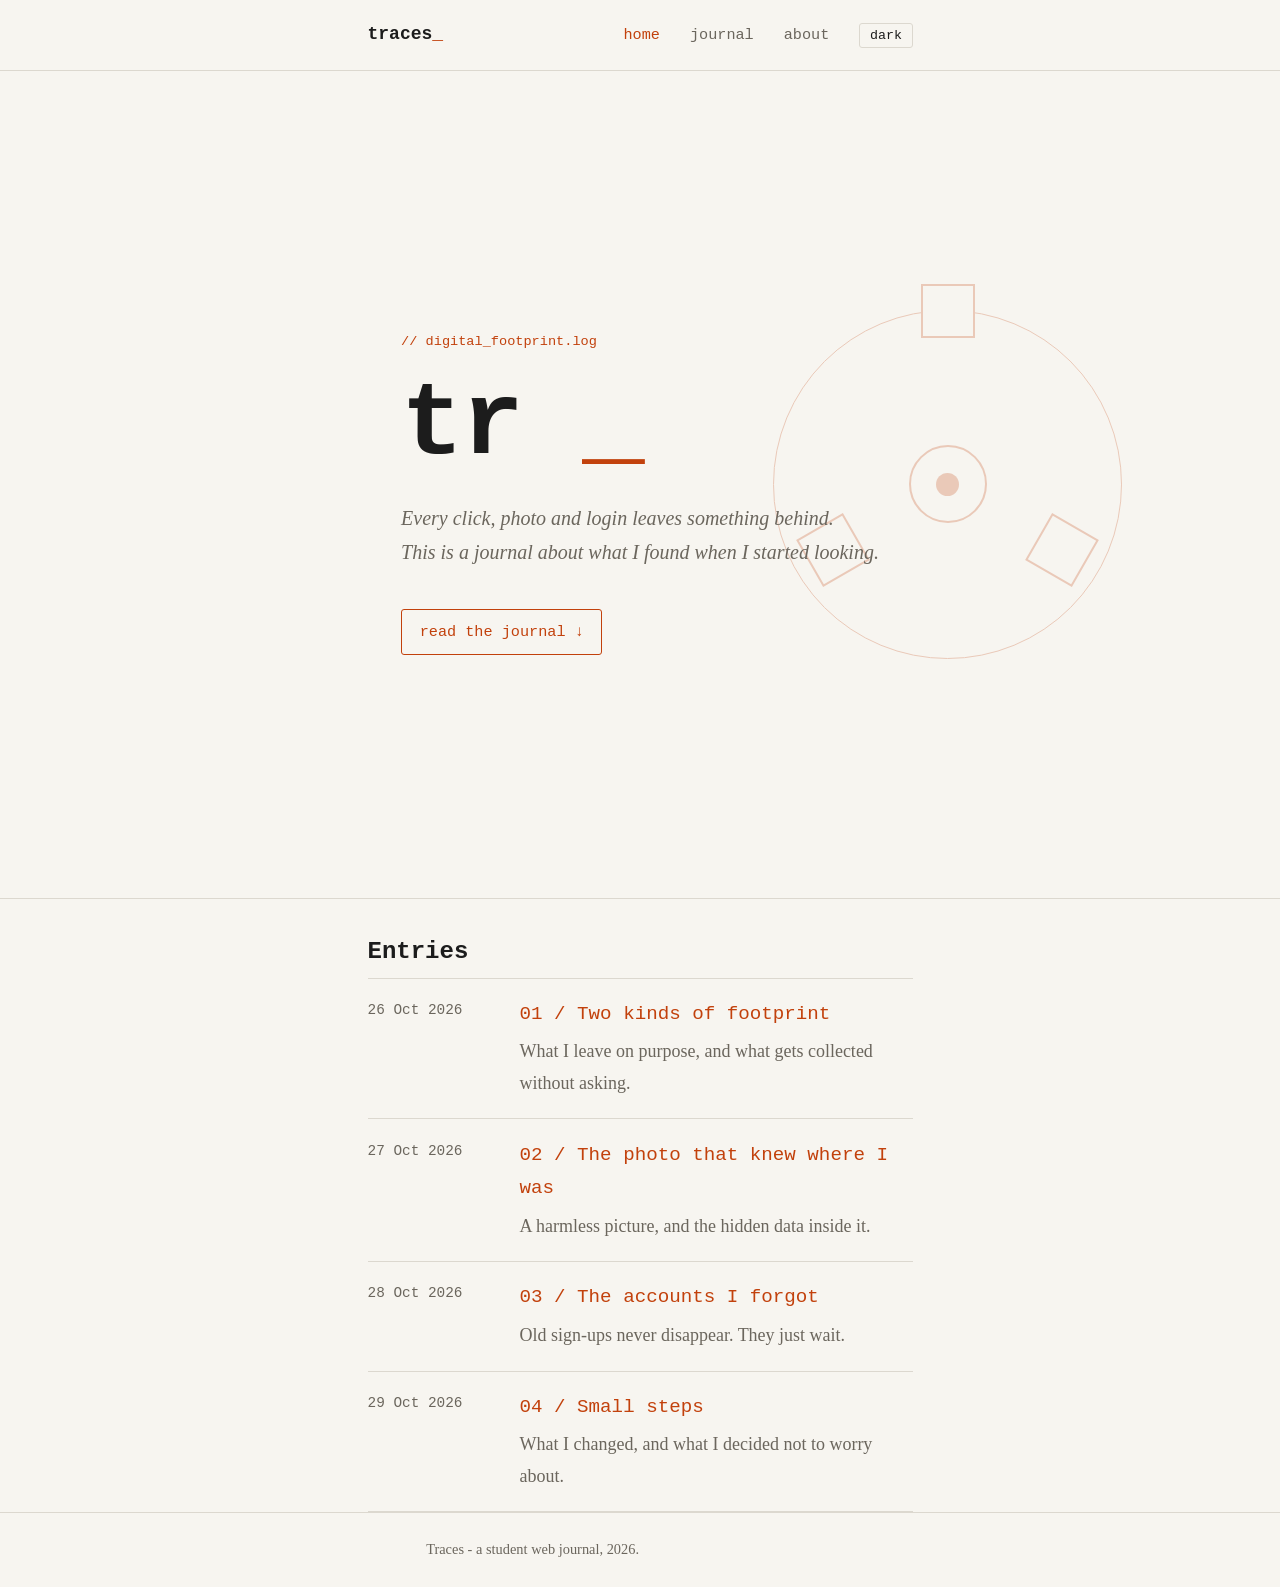
<file: index.html>
<!DOCTYPE html>
<html lang="en">
<head>
  <meta charset="UTF-8">
  <meta name="viewport" content="width=device-width, initial-scale=1">
  <meta name="description" content="Traces: a student web journal about my digital footprint.">
  <title>Traces - a journal about my digital footprint</title>
  <link rel="stylesheet" href="css/style.css">
</head>
<body>
  <a class="skip" href="#main">Skip to content</a>
  <div id="progress" aria-hidden="true"></div>

  <header>
    <div class="column">
      <a class="logo" href="index.html">traces<span aria-hidden="true">_</span></a>
      <nav aria-label="Main">
        <a href="index.html" class="active" aria-current="page">home</a>
        <a href="pages/journal.html">journal</a>
        <a href="pages/about.html">about</a>
        <button id="theme-toggle" type="button" aria-label="Toggle dark mode">dark</button>
      </nav>
    </div>
  </header>

  <section class="hero" aria-label="Site introduction">
    <div class="hero-inner">
      <p class="hero-label" aria-hidden="true">// digital_footprint.log</p>
      <h1 class="hero-title" aria-label="Traces">
        <span class="typewriter" aria-hidden="true"></span>
        <span class="cursor" aria-hidden="true">_</span>
      </h1>
      <p class="hero-sub">
        Every click, photo and login leaves something behind.<br>
        This is a journal about what I found when I started looking.
      </p>
      <a class="hero-cta" href="#entries">read the journal ↓</a>
    </div>
    <div class="hero-orbit" aria-hidden="true">
      <div class="orbit-track">
        <span class="orbit-square"></span>
        <span class="orbit-square"></span>
        <span class="orbit-square"></span>
      </div>
      <span class="orbit-core"></span>
    </div>
  </section>

  <main id="main" class="column">
    <h2 id="entries">Entries</h2>
    <ul class="entry-list">
      <li>
        <time datetime="2026-10-26">26 Oct 2026</time>
        <a class="title" href="pages/journal.html#entry-1">01 / Two kinds of footprint</a>
        <p>What I leave on purpose, and what gets collected without asking.</p>
      </li>
      <li>
        <time datetime="2026-10-27">27 Oct 2026</time>
        <a class="title" href="pages/journal.html#entry-2">02 / The photo that knew where I was</a>
        <p>A harmless picture, and the hidden data inside it.</p>
      </li>
      <li>
        <time datetime="2026-10-28">28 Oct 2026</time>
        <a class="title" href="pages/journal.html#entry-3">03 / The accounts I forgot</a>
        <p>Old sign-ups never disappear. They just wait.</p>
      </li>
      <li>
        <time datetime="2026-10-29">29 Oct 2026</time>
        <a class="title" href="pages/journal.html#entry-4">04 / Small steps</a>
        <p>What I changed, and what I decided not to worry about.</p>
      </li>
    </ul>
  </main>

  <footer>
    <div class="column">Traces - a student web journal, 2026.</div>
  </footer>

  <script src="js/script.js"></script>
</body>
</html>
</file>
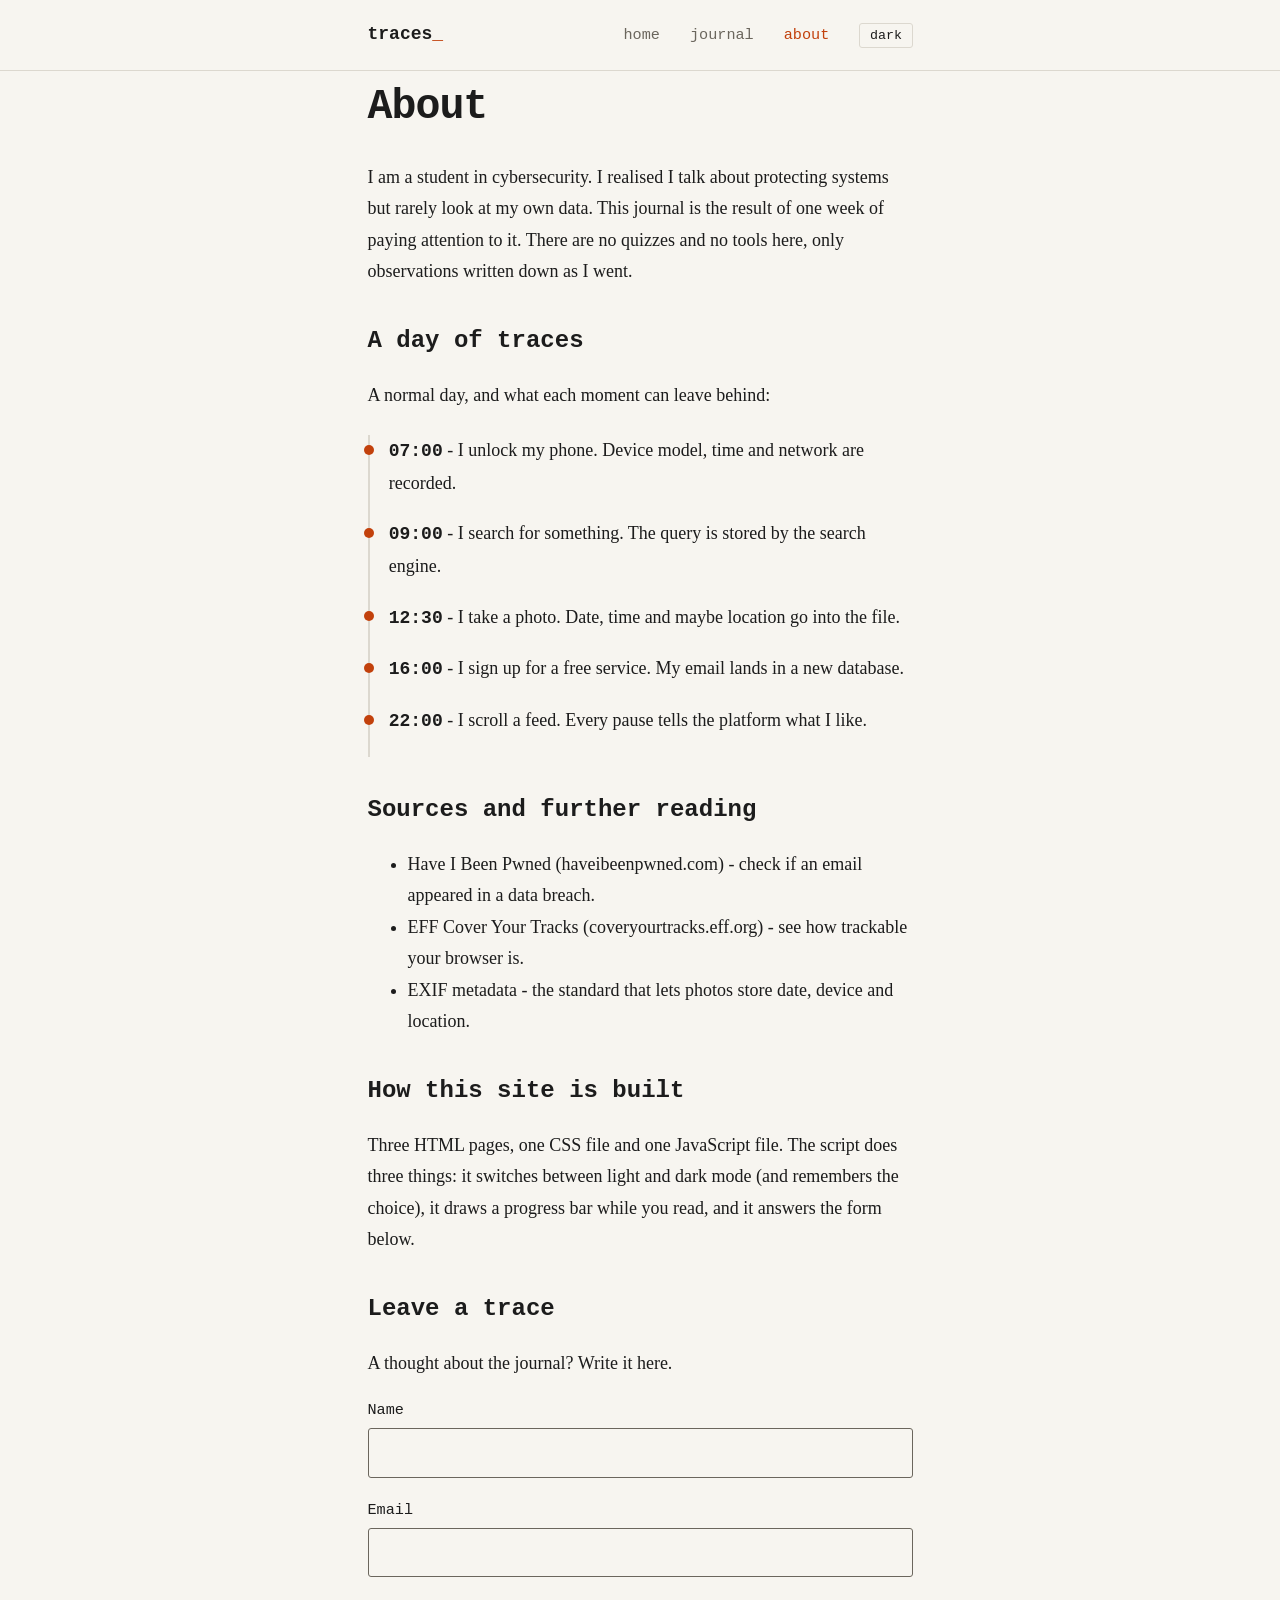
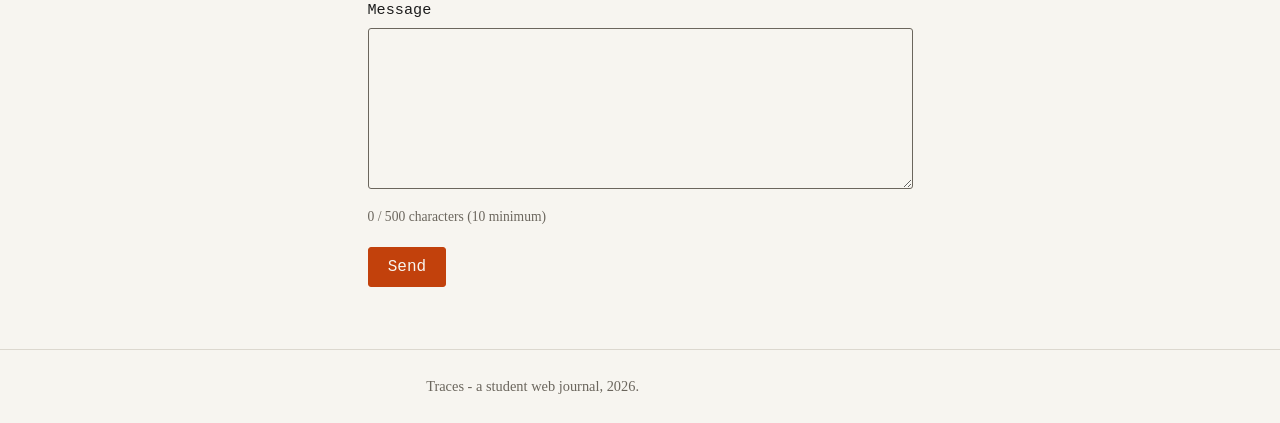
<file: pages/about.html>
<!DOCTYPE html>
<html lang="en">
<head>
  <meta charset="UTF-8">
  <meta name="viewport" content="width=device-width, initial-scale=1">
  <meta name="description" content="Why I wrote Traces, a day of traces, sources, and a contact form.">
  <title>About - Traces</title>
  <link rel="stylesheet" href="../css/style.css">
</head>
<body>
  <a class="skip" href="#main">Skip to content</a>
  <div id="progress" aria-hidden="true"></div>

  <header>
    <div class="column">
      <a class="logo" href="../index.html">traces<span aria-hidden="true">_</span></a>
      <nav aria-label="Main">
        <a href="../index.html">home</a>
        <a href="journal.html">journal</a>
        <a href="about.html" class="active" aria-current="page">about</a>
        <button id="theme-toggle" type="button" aria-label="Toggle dark mode">dark</button>
      </nav>
    </div>
  </header>

  <main id="main" class="column">
    <h1>About</h1>

    <p>
      I am a student in cybersecurity. I realised I talk about protecting
      systems but rarely look at my own data. This journal is the result of
      one week of paying attention to it. There are no quizzes and no tools here,
      only observations written down as I went.
    </p>

    <h2>A day of traces</h2>
    <p>A normal day, and what each moment can leave behind:</p>

    <ul class="timeline">
      <li><strong>07:00</strong> - I unlock my phone. Device model, time and network are recorded.</li>
      <li><strong>09:00</strong> - I search for something. The query is stored by the search engine.</li>
      <li><strong>12:30</strong> - I take a photo. Date, time and maybe location go into the file.</li>
      <li><strong>16:00</strong> - I sign up for a free service. My email lands in a new database.</li>
      <li><strong>22:00</strong> - I scroll a feed. Every pause tells the platform what I like.</li>
    </ul>

    <h2>Sources and further reading</h2>
    <ul>
      <li>Have I Been Pwned (haveibeenpwned.com) - check if an email appeared in a data breach.</li>
      <li>EFF Cover Your Tracks (coveryourtracks.eff.org) - see how trackable your browser is.</li>
      <li>EXIF metadata - the standard that lets photos store date, device and location.</li>
    </ul>

    <h2>How this site is built</h2>
    <p>
      Three HTML pages, one CSS file and one JavaScript file. The script does
      three things: it switches between light and dark mode (and remembers the choice),
      it draws a progress bar while you read, and it answers the form below.
    </p>

    <h2 id="contact-title">Leave a trace</h2>
    <p>A thought about the journal? Write it here.</p>

    <form id="contact-form" aria-labelledby="contact-title">
      <div class="field">
        <label for="name">Name</label>
        <input id="name" name="name" type="text" required minlength="2" maxlength="40" autocomplete="name">
      </div>

      <div class="field">
        <label for="email">Email</label>
        <input id="email" name="email" type="email" required autocomplete="email">
      </div>

      <div class="field">
        <label for="message">Message</label>
        <textarea id="message" name="message" rows="5" required minlength="10" maxlength="500" aria-describedby="count-hint"></textarea>
        <p class="hint" id="count-hint"><span id="count">0</span> / 500 characters (10 minimum)</p>
      </div>

      <button type="submit">Send</button>
      <p id="form-status" role="status"></p>
    </form>
  </main>

  <footer>
    <div class="column">Traces - a student web journal, 2026.</div>
  </footer>

  <script src="../js/script.js"></script>
</body>
</html>
</file>
<file: css/style.css>
/* =========================================================
   TRACES - shared stylesheet (css/style.css)
   1. Variables (colors) -> light + dark theme
   2. Base / typography
   3. Layout (single narrow column)
   4. Components (header, entries, timeline, form, footer)
   5. Accessibility helpers
   6. Mobile
   ========================================================= */

/* ---------- 1. VARIABLES ---------- */
:root {
  --bg: #f7f5f0;        /* off-white */
  --text: #1c1c1c;      /* near-black */
  --muted: #6b665d;     /* dates, small text */
  --line: #dcd8cf;      /* thin separators */
  --accent: #c2410c;    /* the one accent color */
}

/* Dark theme: JS adds data-theme="dark" on <html> */
:root[data-theme="dark"] {
  --bg: #141414;
  --text: #e8e5de;
  --muted: #9a958a;
  --line: #2e2e2e;
  --accent: #f08a5d;
}

/* ---------- 2. BASE ---------- */
* { box-sizing: border-box; }

html { scroll-behavior: smooth; }

body {
  margin: 0;
  background: var(--bg);
  color: var(--text);
  font-family: Georgia, "Times New Roman", serif; /* serif for reading */
  font-size: 1.125rem;
  line-height: 1.75;
  transition: background 0.3s, color 0.3s;
}

h1, h2, h3, .mono, nav, time {
  font-family: "Courier New", Courier, monospace; /* mono for titles/dates */
}

h1 { font-size: 2.6rem; margin: 0 0 0.5rem; letter-spacing: -1px; }
h2 { font-size: 1.5rem; margin: 2rem 0 0.3rem; }

a { color: var(--accent); text-decoration: none; }
a:hover { text-decoration: underline; }

/* ---------- 3. LAYOUT ---------- */
.column {
  max-width: 65ch;          /* ~65 characters = comfortable reading width */
  margin: 0 auto;
  padding: 0 1.25rem;       /* gutter for phones */
}

main { padding: 3rem 0 4rem; }

/* ---------- 4. COMPONENTS ---------- */

/* Header + navigation (Flexbox) */
header { border-bottom: 1px solid var(--line); }

header .column {
  display: flex;
  justify-content: space-between;
  align-items: center;
  padding-top: 1.2rem;
  padding-bottom: 1.2rem;
}

.logo { font-family: "Courier New", monospace; font-weight: bold; color: var(--text); }
.logo span { color: var(--accent); }

nav a { margin-left: 1.2rem; color: var(--muted); font-size: 0.95rem; }
nav a.active, nav a:hover { color: var(--accent); text-decoration: none; }

#theme-toggle {
  background: none;
  border: 1px solid var(--line);
  color: var(--text);
  font-family: "Courier New", monospace;
  padding: 0.25rem 0.6rem;
  margin-left: 1.2rem;
  cursor: pointer;
  border-radius: 3px;
}
#theme-toggle:hover { border-color: var(--accent); }

/* Reading progress bar (width is set by JS) */
#progress {
  position: fixed;
  top: 0; left: 0;
  height: 3px;
  width: 0;
  background: var(--accent);
  z-index: 10;
}

/* ---------- HERO SECTION ---------- */
.hero {
  position: relative;
  overflow: hidden;
  min-height: 92vh;
  display: flex;
  align-items: center;
  border-bottom: 1px solid var(--line);
}

.hero-orbit {
  position: absolute;
  top: 50%;
  right: clamp(2rem, 8vw, 8rem);
  width: min(42vw, 460px);
  aspect-ratio: 1;
  color: var(--accent);
  opacity: 0.24;
  pointer-events: none;
  transform: translateY(-50%);
}

.orbit-track {
  position: absolute;
  inset: 12%;
  border: 1px solid currentColor;
  border-radius: 50%;
  animation: orbitSpin 24s linear infinite;
}

.orbit-square {
  position: absolute;
  top: 0;
  left: 50%;
  width: 54px;
  aspect-ratio: 1;
  border: 2px solid currentColor;
  background: var(--bg);
  transform: translate(-50%, -50%);
}

.orbit-square:nth-child(2) {
  top: 69%;
  left: 83%;
  transform: translate(-50%, -50%) rotate(120deg);
}

.orbit-square:nth-child(3) {
  top: 69%;
  left: 17%;
  transform: translate(-50%, -50%) rotate(240deg);
}

.orbit-core {
  position: absolute;
  top: 50%;
  left: 50%;
  width: 78px;
  aspect-ratio: 1;
  border: 2px solid currentColor;
  border-radius: 50%;
  background: var(--bg);
  transform: translate(-50%, -50%);
}

.orbit-core::after {
  content: "";
  position: absolute;
  inset: 34%;
  border-radius: 50%;
  background: currentColor;
}

.hero-inner {
  position: relative;        /* sits above the canvas */
  z-index: 1;
  max-width: 65ch;
  margin: 0 auto;
  padding: 5rem 1.25rem 4rem;
}

.hero-label {
  font-family: "Courier New", monospace;
  font-size: 0.85rem;
  color: var(--accent);
  margin: 0 0 1.2rem;
  opacity: 0;
  animation: fadeUp 0.6s ease forwards 0.2s;
}

.hero-title {
  font-size: clamp(3.5rem, 10vw, 6.5rem);
  letter-spacing: -2px;
  margin: 0 0 1.5rem;
  line-height: 1;
}

/* the cursor blinks independently */
.cursor {
  color: var(--accent);
  animation: blink 0.9s step-end infinite;
}

.hero-sub {
  font-size: 1.25rem;
  font-style: italic;
  color: var(--muted);
  margin: 0 0 2.5rem;
  max-width: 48ch;
  line-height: 1.7;
  opacity: 0;
  animation: fadeUp 0.6s ease forwards 1.6s;
}

.hero-cta {
  display: inline-block;
  font-family: "Courier New", monospace;
  font-size: 0.95rem;
  color: var(--accent);
  border: 1px solid var(--accent);
  padding: 0.55rem 1.1rem;
  border-radius: 3px;
  opacity: 0;
  animation: fadeUp 0.6s ease forwards 2s;
  transition: background 0.2s, color 0.2s;
}

.hero-cta:hover {
  background: var(--accent);
  color: var(--bg);
  text-decoration: none;
}

/* Keyframes */
@keyframes fadeUp {
  from { opacity: 0; transform: translateY(12px); }
  to   { opacity: 1; transform: translateY(0); }
}

@keyframes blink {
  50% { opacity: 0; }
}

@keyframes orbitSpin {
  to { transform: rotate(1turn); }
}

@media (prefers-reduced-motion: reduce) {
  .orbit-track { animation: none; }
}

/* Manifesto on home page */
.manifesto {
  font-size: 1.3rem;
  font-style: italic;
  border-left: 3px solid var(--accent);
  padding-left: 1rem;
  margin: 1.5rem 0 3rem;
}

/* List of entries on the home page (Grid: date | title + teaser) */
.entry-list { list-style: none; padding: 0; margin: 0; }
.entry-list li {
  display: grid;
  grid-template-columns: 8.5rem 1fr;   /* column 1 = date, column 2 = text */
  column-gap: 1rem;
  padding: 1.2rem 0;
  border-top: 1px solid var(--line);
}
.entry-list li:last-child { border-bottom: 1px solid var(--line); }
.entry-list time { grid-row: 1 / 3; }  /* date spans the title and the teaser */
.entry-list a.title { font-family: "Courier New", monospace; font-size: 1.2rem; }
.entry-list p { margin: 0.3rem 0 0; color: var(--muted); }

/* Dates */
time { color: var(--muted); font-size: 0.9rem; display: block; }

/* Full entries on journal page */
article { padding: 2.5rem 0; border-top: 1px solid var(--line); }
article:first-of-type { border-top: none; padding-top: 0; }
article h2 { margin-top: 0; }

.cause {
  font-family: "Courier New", monospace;
  font-size: 0.9rem;
  color: var(--accent);
  margin-top: 1.5rem;
}

/* Timeline on about page */
.timeline { list-style: none; padding: 0; margin: 1.5rem 0; border-left: 2px solid var(--line); }
.timeline li { padding: 0 0 1.2rem 1.2rem; position: relative; }
.timeline li::before {
  content: "";
  position: absolute;
  left: -6px; top: 0.6rem;
  width: 10px; height: 10px;
  border-radius: 50%;
  background: var(--accent);
}
.timeline strong { font-family: "Courier New", monospace; }

/* Contact form on about page */
form { margin-top: 1rem; }

.field { margin-bottom: 1.2rem; }

label {
  display: block;
  font-family: "Courier New", monospace;
  font-size: 0.95rem;
  margin-bottom: 0.3rem;
}

input, textarea {
  width: 100%;
  font: inherit;
  font-size: 1rem;
  color: var(--text);
  background: var(--bg);
  border: 1px solid var(--muted);
  border-radius: 3px;
  padding: 0.6rem 0.7rem;
}

textarea { resize: vertical; }

.hint { font-size: 0.85rem; color: var(--muted); margin: 0.3rem 0 0; }

button[type="submit"] {
  font-family: "Courier New", monospace;
  font-size: 1rem;
  color: var(--bg);
  background: var(--accent);
  border: 1px solid var(--accent);
  border-radius: 3px;
  padding: 0.6rem 1.2rem;
  cursor: pointer;
}
button[type="submit"]:hover { opacity: 0.85; }

#form-status { margin-top: 1rem; min-height: 1.75rem; color: var(--accent); }

/* Footer */
footer { border-top: 1px solid var(--line); color: var(--muted); font-size: 0.9rem; }
footer .column { padding-top: 1.5rem; padding-bottom: 1.5rem; }

/* ---------- 5. ACCESSIBILITY HELPERS ---------- */

/* Visible focus ring for keyboard users */
a:focus-visible, button:focus-visible, input:focus-visible, textarea:focus-visible {
  outline: 2px solid var(--accent);
  outline-offset: 2px;
}

/* "Skip to content" link: hidden until it gets keyboard focus */
.skip {
  position: absolute;
  left: -999px;
  top: 0.5rem;
  background: var(--bg);
  padding: 0.4rem 0.8rem;
  z-index: 20;
}
.skip:focus { left: 0.5rem; }

/* ---------- 6. MOBILE ---------- */
@media (max-width: 520px) {
  h1 { font-size: 2rem; }
  body { font-size: 1.05rem; }
  header .column { flex-direction: column; gap: 0.6rem; }
  nav a:first-child { margin-left: 0; }
  .entry-list li { grid-template-columns: 1fr; }  /* Grid: one column */
  .entry-list time { grid-row: auto; }
  .hero-title { letter-spacing: -1px; }
  .hero-orbit { width: 72vw; right: -3rem; opacity: 0.16; }
  .orbit-square { width: 38px; }
  .orbit-core { width: 58px; }
}
</file>
